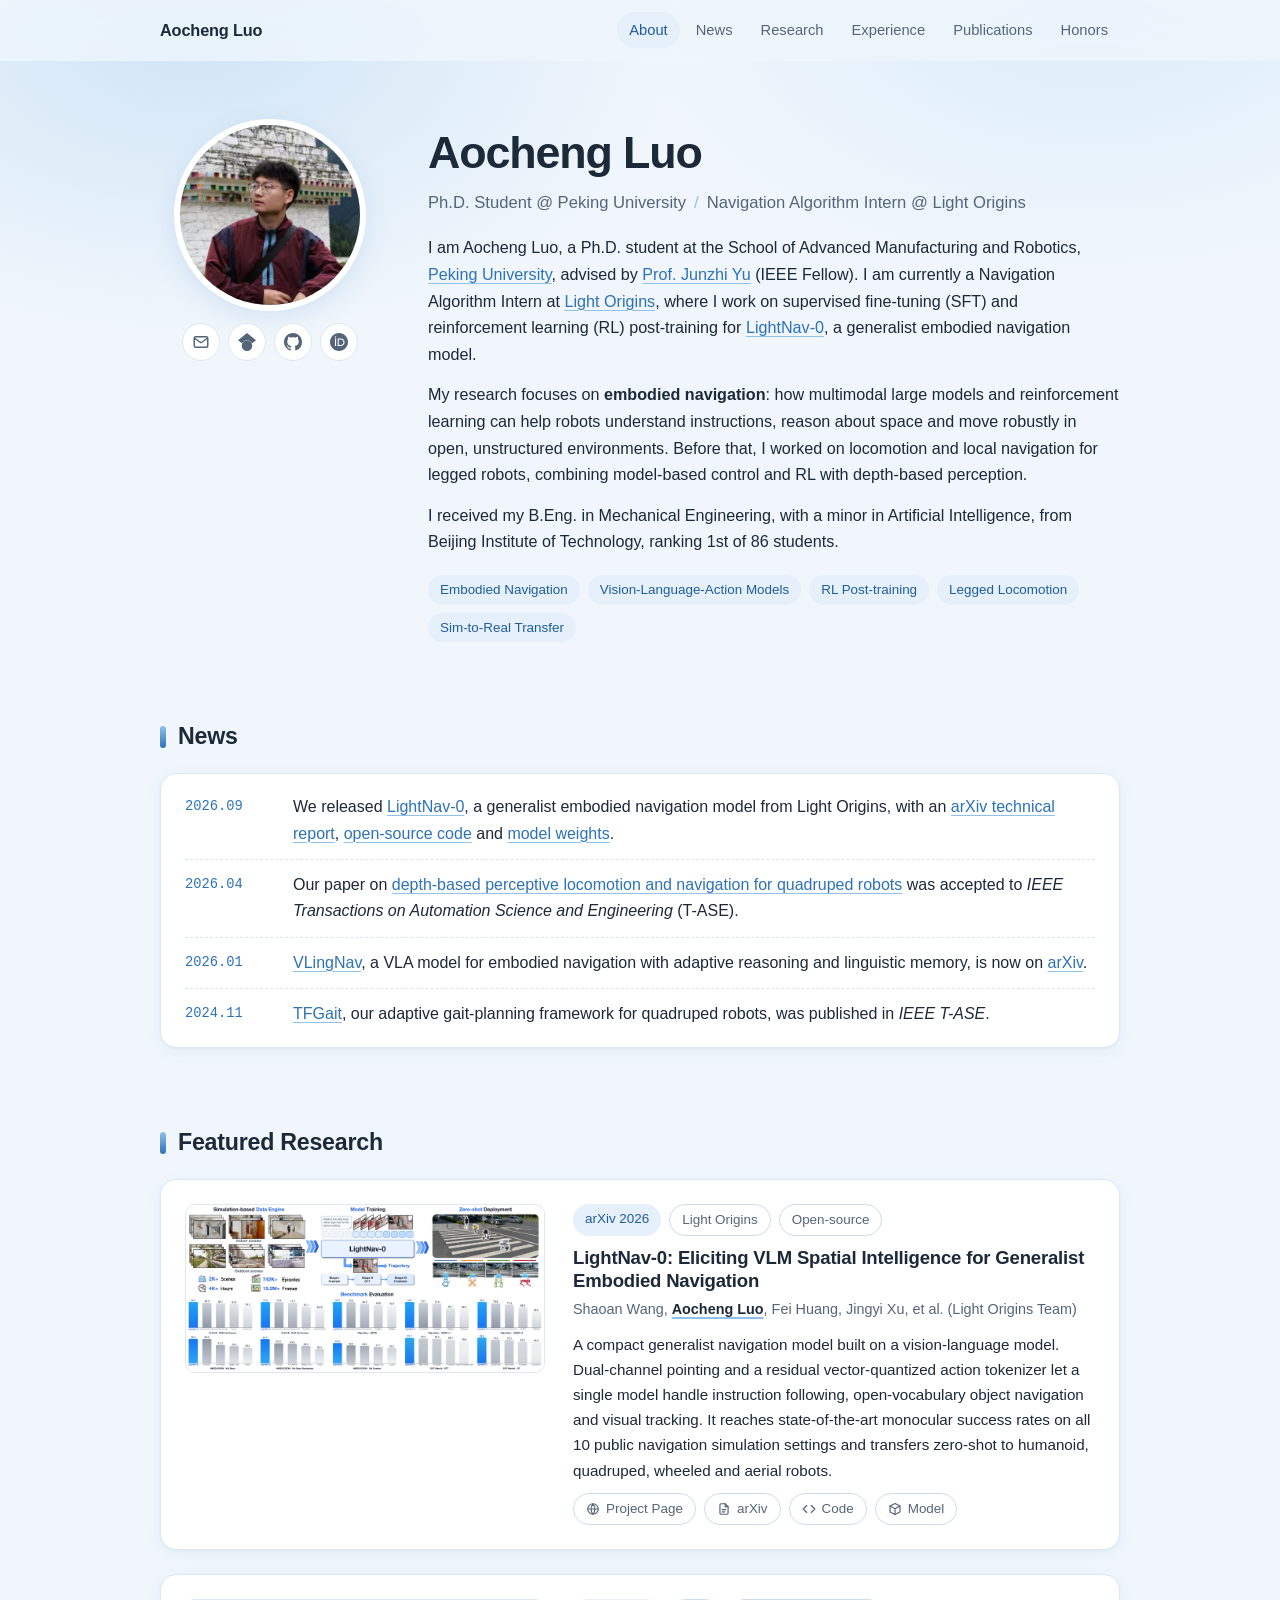
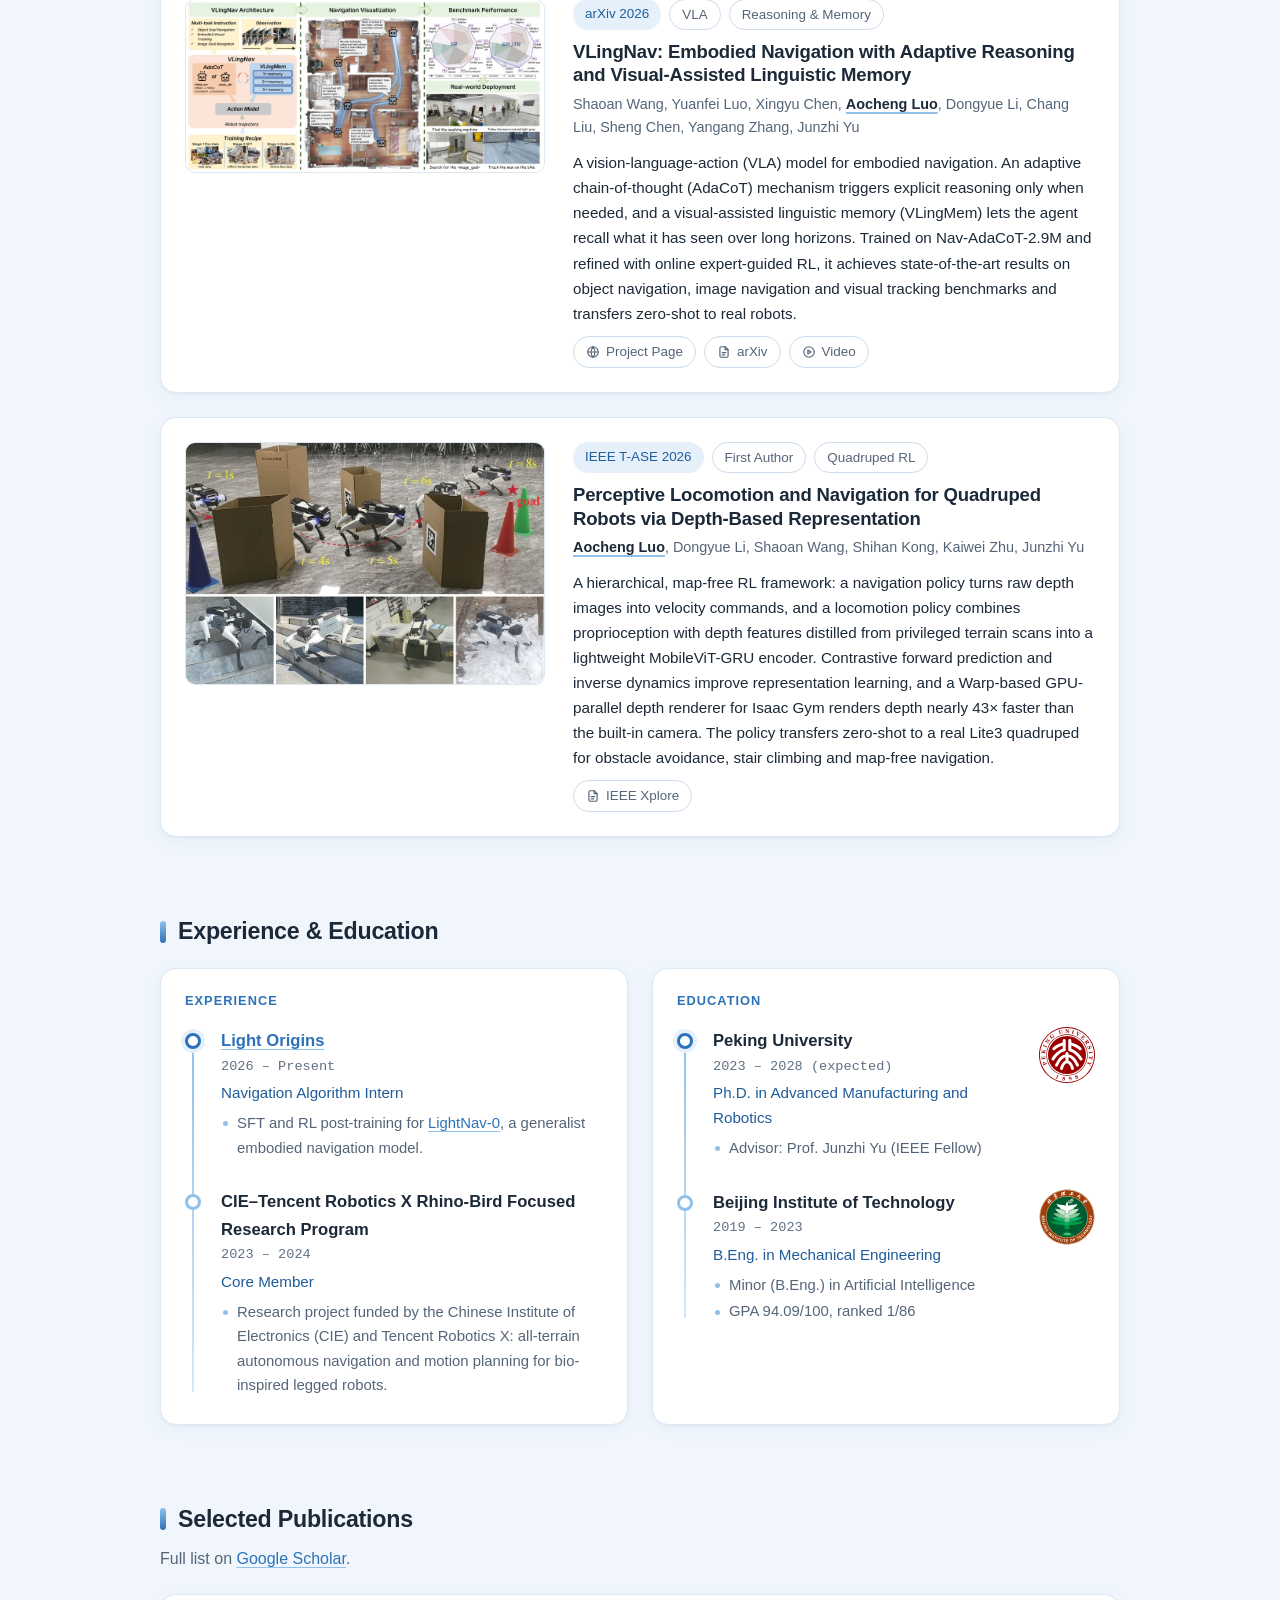
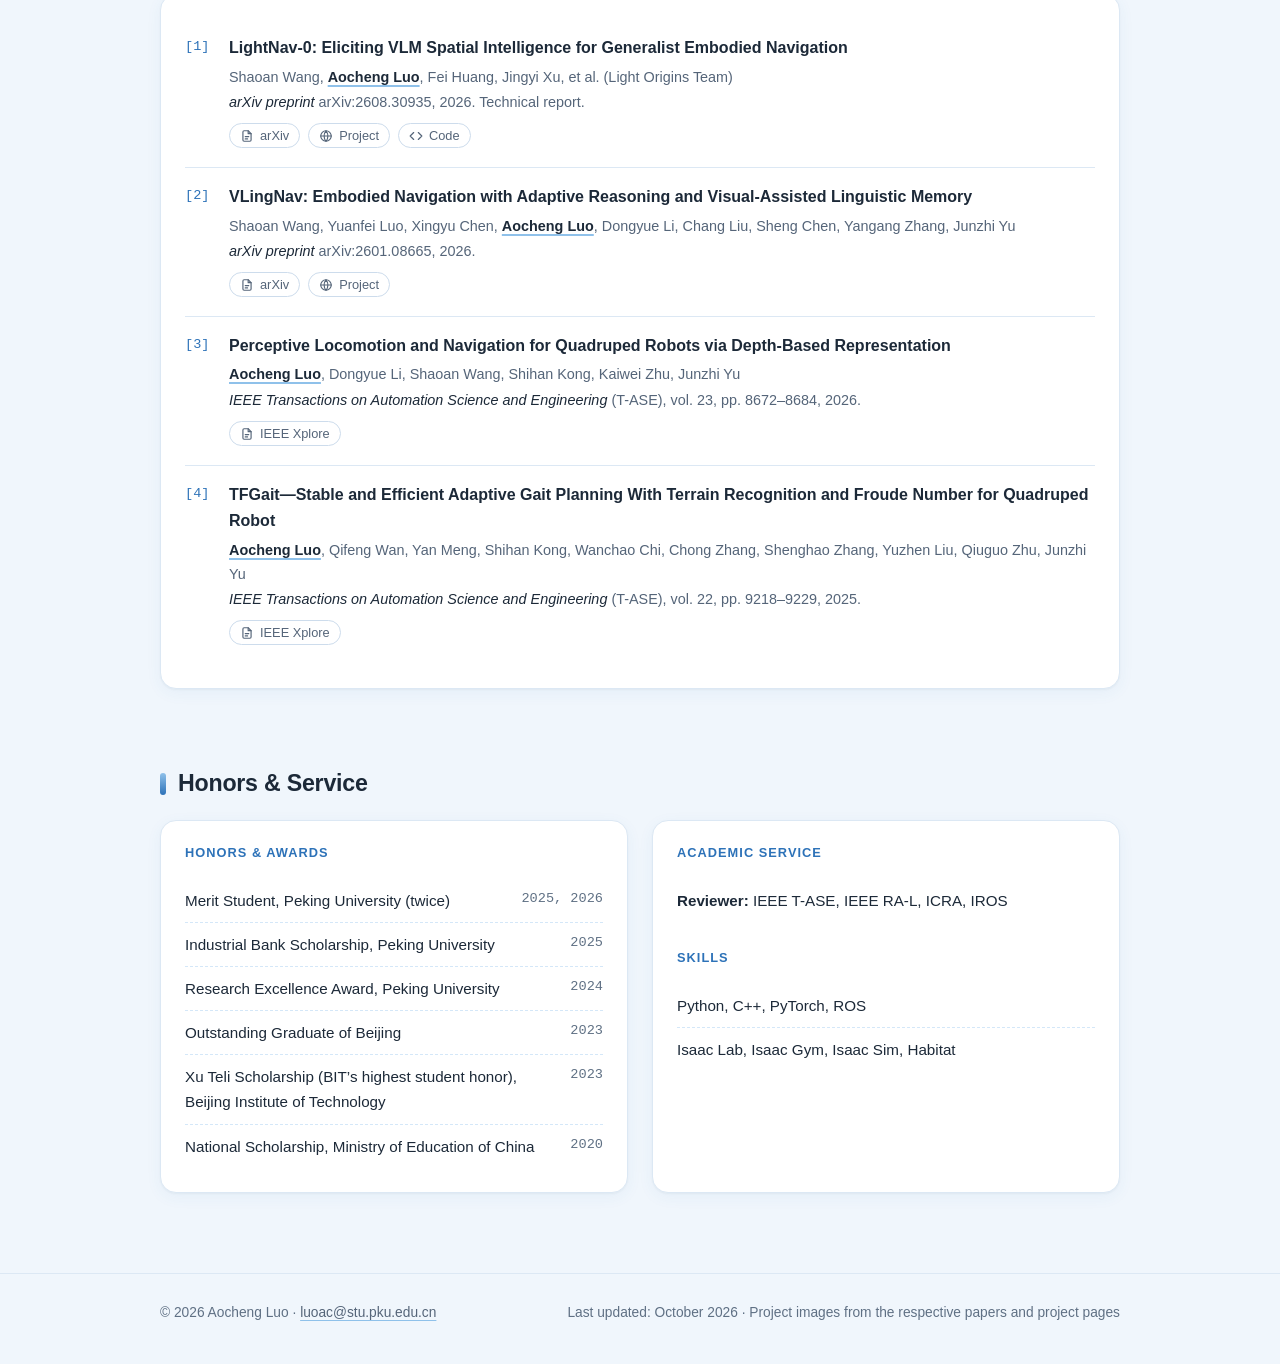
<file: index.html>
<!doctype html>
<html lang="en">
<head>
  <meta charset="utf-8">
  <meta name="viewport" content="width=device-width, initial-scale=1">

  <!-- ===================== SEO ===================== -->
  <title>Aocheng Luo (Luo Aocheng) · Embodied Navigation · Peking University</title>
  <meta name="description" content="Aocheng Luo (Luo Aocheng, 罗奥成) is a Ph.D. student at Peking University and a Navigation Algorithm Intern at Light Origins, working on embodied navigation, vision-language-action models, RL post-training and quadruped robots.">
  <meta name="keywords" content="Aocheng Luo, Luo Aocheng, 罗奥成, Peking University, Light Origins, embodied navigation, vision-language-action, VLA, reinforcement learning, quadruped robot, LightNav-0, VLingNav">
  <meta name="author" content="Aocheng Luo">
  <meta name="robots" content="index, follow, max-image-preview:large">
  <link rel="canonical" href="https://luoac.github.io/">
  <!-- Search-console ownership tags: paste the content values you get from
       Google Search Console / Bing Webmaster Tools, then uncomment. -->
  <!-- <meta name="google-site-verification" content="PASTE_GOOGLE_TOKEN_HERE"> -->
  <!-- <meta name="msvalidate.01" content="PASTE_BING_TOKEN_HERE"> -->

  <!-- Social share preview (WeChat, Slack, X, LinkedIn, ...) -->
  <meta property="og:type" content="profile">
  <meta property="og:site_name" content="Aocheng Luo">
  <meta property="og:title" content="Aocheng Luo (Luo Aocheng) · Embodied Navigation · Peking University">
  <meta property="og:description" content="Ph.D. student at Peking University and Navigation Algorithm Intern at Light Origins. Embodied navigation, VLA models, RL post-training and legged robots.">
  <meta property="og:url" content="https://luoac.github.io/">
  <meta property="og:image" content="https://luoac.github.io/assets/img/og-card.png">
  <meta property="og:image:width" content="1200">
  <meta property="og:image:height" content="630">
  <meta property="og:image:alt" content="Aocheng Luo, Ph.D. student at Peking University">
  <meta property="og:locale" content="en_US">
  <meta property="profile:first_name" content="Aocheng">
  <meta property="profile:last_name" content="Luo">
  <meta name="twitter:card" content="summary_large_image">
  <meta name="twitter:title" content="Aocheng Luo (Luo Aocheng)">
  <meta name="twitter:description" content="Ph.D. student at Peking University · Navigation Algorithm Intern at Light Origins · Embodied navigation & robot learning.">
  <meta name="twitter:image" content="https://luoac.github.io/assets/img/og-card.png">

  <!-- Structured data: tells search engines who this page is about.
       Keep it valid JSON (watch the commas). -->
  <script type="application/ld+json">
  {
    "@context": "https://schema.org",
    "@graph": [
      {
        "@type": "WebSite",
        "@id": "https://luoac.github.io/#website",
        "url": "https://luoac.github.io/",
        "name": "Aocheng Luo",
        "alternateName": ["Luo Aocheng", "罗奥成"],
        "inLanguage": "en"
      },
      {
        "@type": "ProfilePage",
        "@id": "https://luoac.github.io/#profilepage",
        "url": "https://luoac.github.io/",
        "name": "Aocheng Luo (Luo Aocheng)",
        "isPartOf": { "@id": "https://luoac.github.io/#website" },
        "dateModified": "2026-10-07",
        "mainEntity": { "@id": "https://luoac.github.io/#person" }
      },
      {
        "@type": "Person",
        "@id": "https://luoac.github.io/#person",
        "name": "Aocheng Luo",
        "alternateName": ["Luo Aocheng", "罗奥成"],
        "givenName": "Aocheng",
        "familyName": "Luo",
        "url": "https://luoac.github.io/",
        "image": "https://luoac.github.io/assets/img/profile.jpg",
        "email": "mailto:luoac@stu.pku.edu.cn",
        "jobTitle": ["Ph.D. Student", "Navigation Algorithm Intern"],
        "affiliation": {
          "@type": "Organization",
          "name": "School of Advanced Manufacturing and Robotics, Peking University",
          "parentOrganization": {
            "@type": "CollegeOrUniversity",
            "name": "Peking University",
            "url": "https://english.pku.edu.cn/"
          }
        },
        "worksFor": {
          "@type": "Organization",
          "name": "Light Origins",
          "url": "https://www.lightorigins.com/en"
        },
        "alumniOf": {
          "@type": "CollegeOrUniversity",
          "name": "Beijing Institute of Technology"
        },
        "knowsAbout": [
          "Embodied Navigation",
          "Vision-Language-Action Models",
          "Reinforcement Learning",
          "Legged Robot Locomotion",
          "Sim-to-Real Transfer"
        ],
        "sameAs": [
          "https://scholar.google.com/citations?user=MXlcdOEAAAAJ",
          "https://github.com/LuoAC",
          "https://orcid.org/0009-0006-9818-5681",
          "https://www.alphaxiv.org/@aocheng-luo"
        ]
      }
    ]
  }
  </script>

  <!-- ===================== Assets ===================== -->
  <link rel="icon" href="favicon.ico" sizes="any">
  <link rel="icon" href="assets/img/favicon.svg" type="image/svg+xml">
  <link rel="apple-touch-icon" href="assets/img/apple-touch-icon.png">
  <link rel="manifest" href="site.webmanifest">
  <meta name="theme-color" content="#f0f6fc">
  <link rel="stylesheet" href="assets/css/style.css">
  <script src="assets/js/main.js" defer></script>
</head>

<body>
  <!-- Icon sprite: reference an icon anywhere with <svg><use href="#i-NAME"/></svg> -->
  <svg width="0" height="0" style="position:absolute" aria-hidden="true" focusable="false">
    <symbol id="i-mail" viewBox="0 0 24 24"><g fill="none" stroke="currentColor" stroke-width="2" stroke-linecap="round" stroke-linejoin="round"><rect x="3" y="5" width="18" height="14" rx="2"/><path d="m3.5 7 8.5 6 8.5-6"/></g></symbol>
    <symbol id="i-scholar" viewBox="0 0 24 24"><path fill="currentColor" d="M5.242 13.769 0 9.5 12 0l12 9.5-5.242 4.269C17.548 11.249 14.978 9.5 12 9.5c-2.977 0-5.548 1.748-6.758 4.269zM12 10a7 7 0 1 0 0 14 7 7 0 0 0 0-14z"/></symbol>
    <symbol id="i-github" viewBox="0 0 16 16"><path fill="currentColor" d="M8 0C3.58 0 0 3.58 0 8c0 3.54 2.29 6.53 5.47 7.59.4.07.55-.17.55-.38 0-.19-.01-.82-.01-1.49-2.01.37-2.53-.49-2.69-.94-.09-.23-.48-.94-.82-1.13-.28-.15-.68-.52-.01-.53.63-.01 1.08.58 1.23.82.72 1.21 1.87.87 2.33.66.07-.52.28-.87.51-1.07-1.78-.2-3.64-.89-3.64-3.95 0-.87.31-1.59.82-2.15-.08-.2-.36-1.02.08-2.12 0 0 .67-.21 2.2.82.64-.18 1.32-.27 2-.27.68 0 1.36.09 2 .27 1.53-1.04 2.2-.82 2.2-.82.44 1.1.16 1.92.08 2.12.51.56.82 1.27.82 2.15 0 3.07-1.87 3.75-3.65 3.95.29.25.54.73.54 1.48 0 1.07-.01 1.93-.01 2.2 0 .21.15.46.55.38A8.013 8.013 0 0 0 16 8c0-4.42-3.58-8-8-8z"/></symbol>
    <symbol id="i-orcid" viewBox="0 0 24 24"><path fill="currentColor" d="M12 0C5.372 0 0 5.372 0 12s5.372 12 12 12 12-5.372 12-12S18.628 0 12 0zM7.369 4.378c.525 0 .947.431.947.947s-.422.947-.947.947a.95.95 0 0 1-.947-.947c0-.525.422-.947.947-.947zm-.722 3.038h1.444v10.041H6.647V7.416zm3.562 0h3.9c3.712 0 5.344 2.653 5.344 5.025 0 2.578-2.016 5.025-5.325 5.025h-3.919V7.416zm1.444 1.303v7.444h2.297c3.272 0 4.022-2.484 4.022-3.722 0-2.016-1.284-3.722-4.097-3.722h-2.222z"/></symbol>
    <symbol id="i-paper" viewBox="0 0 24 24"><g fill="none" stroke="currentColor" stroke-width="2" stroke-linecap="round" stroke-linejoin="round"><path d="M14 3H7a2 2 0 0 0-2 2v14a2 2 0 0 0 2 2h10a2 2 0 0 0 2-2V8z"/><path d="M14 3v5h5M9 13h6M9 17h4"/></g></symbol>
    <symbol id="i-globe" viewBox="0 0 24 24"><g fill="none" stroke="currentColor" stroke-width="2" stroke-linecap="round" stroke-linejoin="round"><circle cx="12" cy="12" r="9"/><path d="M3 12h18M12 3a14 14 0 0 1 0 18M12 3a14 14 0 0 0 0 18"/></g></symbol>
    <symbol id="i-code" viewBox="0 0 24 24"><g fill="none" stroke="currentColor" stroke-width="2" stroke-linecap="round" stroke-linejoin="round"><path d="m8 6-6 6 6 6M16 6l6 6-6 6"/></g></symbol>
    <symbol id="i-cube" viewBox="0 0 24 24"><g fill="none" stroke="currentColor" stroke-width="2" stroke-linecap="round" stroke-linejoin="round"><path d="M12 2.5 3.5 7v10l8.5 4.5 8.5-4.5V7z"/><path d="m3.5 7 8.5 4.5L20.5 7M12 11.5v10"/></g></symbol>
    <symbol id="i-play" viewBox="0 0 24 24"><g fill="none" stroke="currentColor" stroke-width="2" stroke-linecap="round" stroke-linejoin="round"><circle cx="12" cy="12" r="9"/><path d="m10 8.5 5.5 3.5-5.5 3.5z"/></g></symbol>
    <symbol id="i-link" viewBox="0 0 24 24"><g fill="none" stroke="currentColor" stroke-width="2" stroke-linecap="round" stroke-linejoin="round"><path d="M10 13a5 5 0 0 0 7.07 0l3-3a5 5 0 0 0-7.07-7.07l-1.5 1.5"/><path d="M14 11a5 5 0 0 0-7.07 0l-3 3a5 5 0 0 0 7.07 7.07l1.5-1.5"/></g></symbol>
  </svg>

  <a class="skip-link" href="#main">Skip to content</a>

  <!-- ===================== Navigation ===================== -->
  <header class="site-nav">
    <nav class="container" aria-label="Primary">
      <a class="brand" href="#about">Aocheng Luo</a>
      <ul class="nav-links">
        <li><a href="#about">About</a></li>
        <li><a href="#news">News</a></li>
        <li><a href="#research">Research</a></li>
        <li><a href="#experience">Experience</a></li>
        <li><a href="#publications">Publications</a></li>
        <li><a href="#honors">Honors</a></li>
      </ul>
    </nav>
  </header>

  <main id="main">

    <!-- ===================== About ===================== -->
    <section id="about" class="hero">
      <div class="container hero-grid">
        <aside class="profile">
          <div class="avatar">
            <!-- Profile photo: replace assets/img/profile.jpg (square, >= 400 px) to update it. -->
            <img src="assets/img/profile.jpg" alt="Aocheng Luo" width="480" height="480">
          </div>
          <ul class="social" aria-label="Contact and profiles">
            <li><a href="mailto:luoac@stu.pku.edu.cn" title="Email: luoac@stu.pku.edu.cn" aria-label="Email"><svg aria-hidden="true"><use href="#i-mail"/></svg></a></li>
            <li><a href="https://scholar.google.com/citations?user=MXlcdOEAAAAJ" title="Google Scholar" aria-label="Google Scholar" rel="me"><svg aria-hidden="true"><use href="#i-scholar"/></svg></a></li>
            <li><a href="https://github.com/LuoAC" title="GitHub" aria-label="GitHub" rel="me"><svg aria-hidden="true"><use href="#i-github"/></svg></a></li>
            <li><a href="https://orcid.org/0009-0006-9818-5681" title="ORCID" aria-label="ORCID" rel="me"><svg aria-hidden="true"><use href="#i-orcid"/></svg></a></li>
          </ul>
        </aside>

        <div class="hero-text">
          <h1 class="hero-name">Aocheng Luo</h1>
          <p class="hero-tagline">
            <span>Ph.D. Student @ Peking University</span><span class="sep" aria-hidden="true">/</span><span>Navigation Algorithm Intern @ Light Origins</span>
          </p>
          <div class="bio">
            <p>
              I am Aocheng Luo, a Ph.D. student at the School of Advanced Manufacturing and Robotics,
              <a href="https://english.pku.edu.cn/">Peking University</a>, advised by
              <a href="https://scholar.google.com/citations?user=Gudfky4AAAAJ">Prof. Junzhi Yu</a> (IEEE Fellow).
              I am currently a Navigation Algorithm Intern at <a href="https://www.lightorigins.com/en">Light Origins</a>,
              where I work on supervised fine-tuning (SFT) and reinforcement learning (RL) post-training for
              <a class="nowrap" href="#lightnav-0">LightNav-0</a>, a generalist embodied navigation model.
            </p>
            <p>
              My research focuses on <strong>embodied navigation</strong>: how multimodal large models and
              reinforcement learning can help robots understand instructions, reason about space and move robustly
              in open, unstructured environments. Before that, I worked on locomotion and local navigation for
              legged robots, combining model-based control and RL with depth-based perception.
            </p>
            <p>
              I received my B.Eng. in Mechanical Engineering, with a minor in Artificial Intelligence, from
              Beijing Institute of Technology, ranking 1st of 86 students.
            </p>
          </div>
          <ul class="interests" aria-label="Research interests">
            <li class="chip">Embodied Navigation</li>
            <li class="chip">Vision-Language-Action Models</li>
            <li class="chip">RL Post-training</li>
            <li class="chip">Legged Locomotion</li>
            <li class="chip">Sim-to-Real Transfer</li>
          </ul>
        </div>
      </div>
    </section>

    <!-- ===================== News =====================
         Newest first. Copy one <li> to add an item. -->
    <section id="news" class="section">
      <div class="container">
        <h2 class="section-title">News</h2>
        <ul class="news">
          <li>
            <time datetime="2026-09">2026.09</time>
            <span>We released <a class="nowrap" href="#lightnav-0">LightNav-0</a>, a generalist embodied navigation model from Light Origins, with an <a href="https://arxiv.org/abs/2608.30935">arXiv technical report</a>, <a href="https://github.com/lightorigins/LightNav-0">open-source code</a> and <a href="https://huggingface.co/LightOriginsHQ/LightNav-0">model weights</a>.</span>
          </li>
          <li>
            <time datetime="2026-04">2026.04</time>
            <span>Our paper on <a href="#depth-quadruped">depth-based perceptive locomotion and navigation for quadruped robots</a> was accepted to <em>IEEE Transactions on Automation Science and Engineering</em> <span class="nowrap">(T-ASE)</span>.</span>
          </li>
          <li>
            <time datetime="2026-01">2026.01</time>
            <span><a href="#vlingnav">VLingNav</a>, a VLA model for embodied navigation with adaptive reasoning and linguistic memory, is now on <a href="https://arxiv.org/abs/2601.08665">arXiv</a>.</span>
          </li>
          <li>
            <time datetime="2024-11">2024.11</time>
            <span><a href="https://doi.org/10.1109/TASE.2024.3503277">TFGait</a>, our adaptive gait-planning framework for quadruped robots, was published in <em class="nowrap">IEEE T-ASE</em>.</span>
          </li>
        </ul>
      </div>
    </section>

    <!-- ===================== Featured research =====================
         One <article class="project"> per project. Images live in assets/img/;
         any aspect ratio works (shown uncropped in the left column). -->
    <section id="research" class="section">
      <div class="container">
        <h2 class="section-title">Featured Research</h2>

        <div class="projects">

          <!-- LightNav-0 -->
          <article class="project" id="lightnav-0">
            <div class="project-media">
              <a href="https://www.lightorigins.com/en/blog/lightnav-0" tabindex="-1" aria-hidden="true">
                <img src="assets/img/lightnav0-teaser.webp" width="1824" height="847" loading="lazy" decoding="async"
                     alt="LightNav-0 overview: simulation data engine, three-stage model training, zero-shot deployment on different robots, and benchmark results">
              </a>
            </div>
            <div class="project-body">
              <div class="project-meta">
                <span class="chip">arXiv 2026</span>
                <span class="chip chip-outline">Light Origins</span>
                <span class="chip chip-outline">Open-source</span>
              </div>
              <h3><a href="https://www.lightorigins.com/en/blog/lightnav-0">LightNav-0: Eliciting VLM Spatial Intelligence for Generalist Embodied Navigation</a></h3>
              <p class="authors">Shaoan Wang, <span class="me">Aocheng Luo</span>, Fei Huang, Jingyi Xu, et al. (Light Origins Team)</p>
              <p class="project-desc">
                A compact generalist navigation model built on a vision-language model. Dual-channel pointing and a
                residual vector-quantized action tokenizer let a single model handle instruction following,
                open-vocabulary object navigation and visual tracking. It reaches state-of-the-art monocular success
                rates on all 10 public navigation simulation settings and transfers zero-shot to humanoid, quadruped, wheeled and
                aerial robots.
              </p>
              <ul class="links">
                <li><a class="btn" href="https://www.lightorigins.com/en/blog/lightnav-0"><svg aria-hidden="true"><use href="#i-globe"/></svg>Project Page</a></li>
                <li><a class="btn" href="https://arxiv.org/abs/2608.30935"><svg aria-hidden="true"><use href="#i-paper"/></svg>arXiv</a></li>
                <li><a class="btn" href="https://github.com/lightorigins/LightNav-0"><svg aria-hidden="true"><use href="#i-code"/></svg>Code</a></li>
                <li><a class="btn" href="https://huggingface.co/LightOriginsHQ/LightNav-0"><svg aria-hidden="true"><use href="#i-cube"/></svg>Model</a></li>
              </ul>
            </div>
          </article>

          <!-- VLingNav -->
          <article class="project" id="vlingnav">
            <div class="project-media">
              <a href="https://shaoanwang.github.io/VLingNav-web/" tabindex="-1" aria-hidden="true">
                <img src="assets/img/vlingnav-teaser.webp" width="1824" height="876" loading="lazy" decoding="async"
                     alt="VLingNav overview: architecture with AdaCoT and VLingMem, a navigation example with reasoning and memory, benchmark results and real-world deployment">
              </a>
            </div>
            <div class="project-body">
              <div class="project-meta">
                <span class="chip">arXiv 2026</span>
                <span class="chip chip-outline">VLA</span>
                <span class="chip chip-outline">Reasoning &amp; Memory</span>
              </div>
              <h3><a href="https://shaoanwang.github.io/VLingNav-web/">VLingNav: Embodied Navigation with Adaptive Reasoning and Visual-Assisted Linguistic Memory</a></h3>
              <p class="authors">Shaoan Wang, Yuanfei Luo, Xingyu Chen, <span class="me">Aocheng Luo</span>, Dongyue Li, Chang Liu, Sheng Chen, Yangang Zhang, Junzhi Yu</p>
              <p class="project-desc">
                A vision-language-action (VLA) model for embodied navigation. An adaptive chain-of-thought (AdaCoT)
                mechanism triggers explicit reasoning only when needed, and a visual-assisted linguistic memory
                (VLingMem) lets the agent recall what it has seen over long horizons. Trained on Nav-AdaCoT-2.9M and
                refined with online expert-guided RL, it achieves state-of-the-art results on object navigation,
                image navigation and visual tracking benchmarks and transfers zero-shot to real robots.
              </p>
              <ul class="links">
                <li><a class="btn" href="https://shaoanwang.github.io/VLingNav-web/"><svg aria-hidden="true"><use href="#i-globe"/></svg>Project Page</a></li>
                <li><a class="btn" href="https://arxiv.org/abs/2601.08665"><svg aria-hidden="true"><use href="#i-paper"/></svg>arXiv</a></li>
                <li><a class="btn" href="https://youtu.be/BbrUdlkOjN8"><svg aria-hidden="true"><use href="#i-play"/></svg>Video</a></li>
              </ul>
            </div>
          </article>

          <!-- Depth-based quadruped locomotion & navigation -->
          <article class="project" id="depth-quadruped">
            <div class="project-media">
              <a href="https://ieeexplore.ieee.org/document/11494056" tabindex="-1" aria-hidden="true">
                <img src="assets/img/quadruped-depth-nav.jpg" width="931" height="627" loading="lazy" decoding="async"
                     alt="A quadruped robot weaving between cardboard boxes to reach a goal, climbing stairs and steps, leaping onto a high box and walking on snow">
              </a>
            </div>
            <div class="project-body">
              <div class="project-meta">
                <span class="chip">IEEE T-ASE 2026</span>
                <span class="chip chip-outline">First Author</span>
                <span class="chip chip-outline">Quadruped RL</span>
              </div>
              <h3><a href="https://doi.org/10.1109/TASE.2026.3687076">Perceptive Locomotion and Navigation for Quadruped Robots via Depth-Based Representation</a></h3>
              <p class="authors"><span class="me">Aocheng Luo</span>, Dongyue Li, Shaoan Wang, Shihan Kong, Kaiwei Zhu, Junzhi Yu</p>
              <p class="project-desc">
                A hierarchical, map-free RL framework: a navigation policy turns raw depth images into velocity
                commands, and a locomotion policy combines proprioception with depth features distilled from
                privileged terrain scans into a lightweight MobileViT-GRU encoder. Contrastive forward prediction and
                inverse dynamics improve representation learning, and a Warp-based GPU-parallel depth renderer for
                Isaac Gym renders depth nearly 43&times; faster than the built-in camera. The policy transfers zero-shot to a
                real Lite3 quadruped for obstacle avoidance, stair climbing and map-free navigation.
              </p>
              <ul class="links">
                <li><a class="btn" href="https://doi.org/10.1109/TASE.2026.3687076"><svg aria-hidden="true"><use href="#i-paper"/></svg>IEEE Xplore</a></li>
              </ul>
            </div>
          </article>

        </div>
      </div>
    </section>

    <!-- ===================== Experience & Education =====================
         Newest first. Copy one <li> per entry; class="current" marks an ongoing role. -->
    <section id="experience" class="section">
      <div class="container">
        <h2 class="section-title">Experience &amp; Education</h2>
        <div class="two-col">
          <div class="panel">
            <h3 class="panel-title">Experience</h3>
            <ul class="timeline">
              <li class="current">
                <div class="tl-head">
                  <span class="tl-org"><a href="https://www.lightorigins.com/en">Light Origins</a></span>
                  <span class="tl-date">2026 – Present</span>
                </div>
                <p class="tl-role">Navigation Algorithm Intern</p>
                <ul class="tl-detail">
                  <li>SFT and RL post-training for <a class="nowrap" href="#lightnav-0">LightNav-0</a>, a generalist embodied navigation model.</li>
                </ul>
              </li>
              <li>
                <div class="tl-head">
                  <span class="tl-org">CIE–Tencent Robotics X Rhino-Bird Focused Research Program</span>
                  <span class="tl-date">2023 – 2024</span>
                </div>
                <p class="tl-role">Core Member</p>
                <ul class="tl-detail">
                  <li>Research project funded by the Chinese Institute of Electronics (CIE) and Tencent Robotics X: all-terrain autonomous navigation and motion planning for bio-inspired legged robots.</li>
                </ul>
              </li>
            </ul>
          </div>

          <div class="panel">
            <h3 class="panel-title">Education</h3>
            <ul class="timeline">
              <li class="current has-logo">
                <img class="tl-logo" src="assets/img/pku-emblem.svg" alt="Peking University emblem" width="56" height="56" loading="lazy">
                <div class="tl-head">
                  <span class="tl-org">Peking University</span>
                  <span class="tl-date">2023 – 2028 (expected)</span>
                </div>
                <p class="tl-role">Ph.D. in Advanced Manufacturing and Robotics</p>
                <ul class="tl-detail">
                  <li>Advisor: Prof. Junzhi Yu (IEEE Fellow)</li>
                </ul>
              </li>
              <li class="has-logo">
                <img class="tl-logo" src="assets/img/bit-emblem.svg" alt="Beijing Institute of Technology emblem" width="56" height="56" loading="lazy">
                <div class="tl-head">
                  <span class="tl-org">Beijing Institute of Technology</span>
                  <span class="tl-date">2019 – 2023</span>
                </div>
                <p class="tl-role">B.Eng. in Mechanical Engineering</p>
                <ul class="tl-detail">
                  <li>Minor (B.Eng.) in Artificial Intelligence</li>
                  <li>GPA 94.09/100, ranked 1/86</li>
                </ul>
              </li>
            </ul>
          </div>
        </div>
      </div>
    </section>

    <!-- ===================== Publications =====================
         Newest first. Copy one <li class="pub"> to add a paper. -->
    <section id="publications" class="section">
      <div class="container">
        <h2 class="section-title">Selected Publications</h2>
        <p class="section-intro">
          Full list on <a href="https://scholar.google.com/citations?user=MXlcdOEAAAAJ">Google Scholar</a>.
        </p>
        <div class="panel">
          <ol class="pubs">
            <li class="pub">
              <span class="pub-title">LightNav-0: Eliciting VLM Spatial Intelligence for Generalist Embodied Navigation</span>
              <p class="authors">Shaoan Wang, <span class="me">Aocheng Luo</span>, Fei Huang, Jingyi Xu, et al. (Light Origins Team)</p>
              <p class="venue"><em>arXiv preprint</em> arXiv:2608.30935, 2026. Technical report.</p>
              <ul class="links">
                <li><a class="btn" href="https://arxiv.org/abs/2608.30935"><svg aria-hidden="true"><use href="#i-paper"/></svg>arXiv</a></li>
                <li><a class="btn" href="https://www.lightorigins.com/en/blog/lightnav-0"><svg aria-hidden="true"><use href="#i-globe"/></svg>Project</a></li>
                <li><a class="btn" href="https://github.com/lightorigins/LightNav-0"><svg aria-hidden="true"><use href="#i-code"/></svg>Code</a></li>
              </ul>
            </li>
            <li class="pub">
              <span class="pub-title">VLingNav: Embodied Navigation with Adaptive Reasoning and Visual-Assisted Linguistic Memory</span>
              <p class="authors">Shaoan Wang, Yuanfei Luo, Xingyu Chen, <span class="me">Aocheng Luo</span>, Dongyue Li, Chang Liu, Sheng Chen, Yangang Zhang, Junzhi Yu</p>
              <p class="venue"><em>arXiv preprint</em> arXiv:2601.08665, 2026.</p>
              <ul class="links">
                <li><a class="btn" href="https://arxiv.org/abs/2601.08665"><svg aria-hidden="true"><use href="#i-paper"/></svg>arXiv</a></li>
                <li><a class="btn" href="https://shaoanwang.github.io/VLingNav-web/"><svg aria-hidden="true"><use href="#i-globe"/></svg>Project</a></li>
              </ul>
            </li>
            <li class="pub">
              <span class="pub-title">Perceptive Locomotion and Navigation for Quadruped Robots via Depth-Based Representation</span>
              <p class="authors"><span class="me">Aocheng Luo</span>, Dongyue Li, Shaoan Wang, Shihan Kong, Kaiwei Zhu, Junzhi Yu</p>
              <p class="venue"><em>IEEE Transactions on Automation Science and Engineering</em> <span class="nowrap">(T-ASE)</span>, vol. 23, pp. 8672–8684, 2026.</p>
              <ul class="links">
                <li><a class="btn" href="https://doi.org/10.1109/TASE.2026.3687076"><svg aria-hidden="true"><use href="#i-paper"/></svg>IEEE Xplore</a></li>
              </ul>
            </li>
            <li class="pub">
              <span class="pub-title">TFGait—Stable and Efficient Adaptive Gait Planning With Terrain Recognition and Froude Number for Quadruped Robot</span>
              <p class="authors"><span class="me">Aocheng Luo</span>, Qifeng Wan, Yan Meng, Shihan Kong, Wanchao Chi, Chong Zhang, Shenghao Zhang, Yuzhen Liu, Qiuguo Zhu, Junzhi Yu</p>
              <p class="venue"><em>IEEE Transactions on Automation Science and Engineering</em> <span class="nowrap">(T-ASE)</span>, vol. 22, pp. 9218–9229, 2025.</p>
              <ul class="links">
                <li><a class="btn" href="https://doi.org/10.1109/TASE.2024.3503277"><svg aria-hidden="true"><use href="#i-paper"/></svg>IEEE Xplore</a></li>
              </ul>
            </li>
          </ol>
        </div>
      </div>
    </section>

    <!-- ===================== Honors & Service ===================== -->
    <section id="honors" class="section">
      <div class="container">
        <h2 class="section-title">Honors &amp; Service</h2>
        <div class="two-col">
          <div class="panel">
            <h3 class="panel-title">Honors &amp; Awards</h3>
            <ul class="plain-list">
              <li><span>Merit Student, Peking University (twice)</span><span class="year">2025, 2026</span></li>
              <li><span>Industrial Bank Scholarship, Peking University</span><span class="year">2025</span></li>
              <li><span>Research Excellence Award, Peking University</span><span class="year">2024</span></li>
              <li><span>Outstanding Graduate of Beijing</span><span class="year">2023</span></li>
              <li><span>Xu Teli Scholarship (BIT&rsquo;s highest student honor), Beijing Institute of Technology</span><span class="year">2023</span></li>
              <li><span>National Scholarship, Ministry of Education of China</span><span class="year">2020</span></li>
            </ul>
          </div>
          <div class="panel">
            <h3 class="panel-title">Academic Service</h3>
            <ul class="plain-list">
              <li><span><strong>Reviewer:</strong>
                <abbr class="nowrap" title="IEEE Transactions on Automation Science and Engineering">IEEE T-ASE</abbr>,
                <abbr class="nowrap" title="IEEE Robotics and Automation Letters">IEEE RA-L</abbr>,
                <abbr class="nowrap" title="IEEE International Conference on Robotics and Automation">ICRA</abbr>,
                <abbr class="nowrap" title="IEEE/RSJ International Conference on Intelligent Robots and Systems">IROS</abbr></span></li>
            </ul>
            <h3 class="panel-title" style="margin-top:28px">Skills</h3>
            <ul class="plain-list">
              <li><span>Python, C++, PyTorch, ROS</span></li>
              <li><span>Isaac Lab, Isaac Gym, Isaac Sim, Habitat</span></li>
            </ul>
          </div>
        </div>
      </div>
    </section>

  </main>

  <!-- ===================== Footer ===================== -->
  <footer class="site-footer">
    <div class="container">
      <span>© <span id="year">2026</span> Aocheng Luo · <a href="mailto:luoac@stu.pku.edu.cn">luoac@stu.pku.edu.cn</a></span>
      <span>Last updated: October 2026 · Project images from the respective papers and project pages</span>
    </div>
  </footer>
</body>
</html>
</file>
<file: assets/css/style.css>
/* ==========================================================================
   Aocheng Luo — personal homepage
   Light, minimal, light-blue theme. Edit the tokens below to restyle the
   whole site; everything else reads from them.
   ========================================================================== */

:root {
  /* Palette */
  --bg: #f0f6fc;              /* page background (pale blue) */
  --surface: #ffffff;         /* cards */
  --surface-tint: #eef5fc;    /* soft blue panels */
  --border: #dce8f4;
  --border-strong: #cddcec;

  --text: #1c2938;
  --text-muted: #556579;
  --text-faint: #5f7084;

  --accent: #2d72b8;          /* links, active states (AA on white) */
  --accent-strong: #1f5c99;   /* hover */
  --accent-soft: #8fc1ea;     /* decorative lines, dots */
  --accent-tint: #e5f0fb;     /* chip / button backgrounds */
  --accent-tint-strong: #d4e7f8;

  /* Type */
  --font-sans: -apple-system, BlinkMacSystemFont, "Segoe UI", "Inter", "Helvetica Neue",
    Arial, "Noto Sans", sans-serif, "Apple Color Emoji", "Segoe UI Emoji";
  --font-mono: ui-monospace, SFMono-Regular, "SF Mono", Menlo, Consolas, "Liberation Mono", monospace;

  /* Layout */
  --content-width: 960px;
  --gutter: 24px;
  --radius: 16px;
  --radius-sm: 10px;
  --shadow: 0 1px 2px rgba(28, 41, 56, 0.04), 0 4px 16px rgba(45, 114, 184, 0.06);
  --shadow-hover: 0 2px 4px rgba(28, 41, 56, 0.05), 0 10px 28px rgba(45, 114, 184, 0.12);

  color-scheme: light;
}

/* ---------- Base ---------- */

*,
*::before,
*::after {
  box-sizing: border-box;
}

html {
  scroll-behavior: smooth;
  scroll-padding-top: 72px; /* keeps section titles clear of the sticky nav */
  -webkit-text-size-adjust: 100%;
}

body {
  margin: 0;
  background-color: var(--bg);
  /* soft light-blue wash at the top of the page */
  background-image:
    radial-gradient(700px 420px at 15% 40px, rgba(143, 193, 234, 0.32), transparent 70%),
    radial-gradient(640px 380px at 85% 0, rgba(186, 220, 247, 0.38), transparent 72%);
  background-repeat: no-repeat;
  color: var(--text);
  font-family: var(--font-sans);
  font-size: 16px;
  line-height: 1.65;
  -webkit-font-smoothing: antialiased;
  text-rendering: optimizeLegibility;
}

img {
  max-width: 100%;
  height: auto;
  display: block;
}

a {
  color: var(--accent);
  text-decoration: none;
  text-underline-offset: 3px;
  transition: color 0.15s ease;
}

a:hover {
  color: var(--accent-strong);
  text-decoration: underline;
}

a:focus-visible,
button:focus-visible {
  outline: 2px solid var(--accent);
  outline-offset: 2px;
}

strong {
  font-weight: 600;
}

h1,
h2,
h3 {
  line-height: 1.25;
  margin: 0;
  letter-spacing: -0.01em;
}

p {
  margin: 0 0 1em;
}

p:last-child {
  margin-bottom: 0;
}

ul,
ol {
  margin: 0;
  padding: 0;
}

.container {
  width: 100%;
  max-width: calc(var(--content-width) + 2 * var(--gutter));
  margin: 0 auto;
  padding: 0 var(--gutter);
}

.skip-link {
  position: absolute;
  left: -9999px;
  top: 8px;
  z-index: 100;
  padding: 8px 14px;
  background: var(--surface);
  border-radius: var(--radius-sm);
  box-shadow: var(--shadow);
}

.skip-link:focus {
  left: 16px;
}

/* ---------- Navigation ---------- */

.site-nav {
  position: sticky;
  top: 0;
  z-index: 50;
  background: rgba(240, 246, 252, 0.82);
  backdrop-filter: saturate(160%) blur(12px);
  -webkit-backdrop-filter: saturate(160%) blur(12px);
  border-bottom: 1px solid transparent;
  transition: border-color 0.2s ease, background 0.2s ease;
}

.site-nav.is-scrolled {
  border-bottom-color: var(--border);
  background: rgba(255, 255, 255, 0.88);
}

.site-nav .container {
  display: flex;
  align-items: center;
  justify-content: space-between;
  gap: 16px;
  height: 60px;
}

.brand {
  font-weight: 650;
  font-size: 1.02rem;
  color: var(--text);
  white-space: nowrap;
  letter-spacing: -0.01em;
}

.brand:hover {
  color: var(--accent);
  text-decoration: none;
}

.nav-links {
  display: flex;
  gap: 4px;
  list-style: none;
  overflow-x: auto;
  scrollbar-width: none;
  -webkit-overflow-scrolling: touch;
}

.nav-links::-webkit-scrollbar {
  display: none;
}

.nav-links a {
  display: block;
  padding: 6px 12px;
  border-radius: 999px;
  color: var(--text-muted);
  font-size: 0.92rem;
  white-space: nowrap;
}

.nav-links a:hover,
.nav-links a.is-active {
  color: var(--accent-strong);
  background: var(--accent-tint);
  text-decoration: none;
}

.nav-links a:focus-visible {
  outline-offset: -2px;
}

/* ---------- Hero / About ---------- */

.hero {
  padding: 64px 0 40px;
}

.hero-grid {
  display: grid;
  grid-template-columns: 220px 1fr;
  gap: 48px;
  align-items: start;
}

.profile {
  text-align: center;
}

.avatar {
  width: 180px;
  height: 180px;
  margin: 0 auto 18px;
  border-radius: 50%;
  overflow: hidden;
  background: linear-gradient(135deg, var(--accent-tint) 0%, var(--accent-tint-strong) 100%);
  box-shadow: 0 0 0 6px var(--surface), 0 8px 30px rgba(45, 114, 184, 0.18);
  display: grid;
  place-items: center;
}

.avatar img {
  width: 100%;
  height: 100%;
  object-fit: cover;
}

.social {
  display: flex;
  justify-content: center;
  flex-wrap: wrap;
  gap: 8px;
  list-style: none;
}

.social a {
  display: inline-grid;
  place-items: center;
  width: 38px;
  height: 38px;
  border-radius: 50%;
  background: var(--surface);
  border: 1px solid var(--border);
  color: var(--text-muted);
  transition: all 0.15s ease;
}

.social a:hover {
  color: var(--accent);
  border-color: var(--accent-soft);
  background: var(--accent-tint);
  transform: translateY(-1px);
}

.social svg {
  width: 18px;
  height: 18px;
}

.hero-name {
  font-size: clamp(2.1rem, 4.2vw, 2.8rem);
  font-weight: 700;
  letter-spacing: -0.025em;
}

.hero-tagline {
  margin: 8px 0 18px;
  color: var(--text-muted);
  font-size: 1.04rem;
}

.hero-tagline .sep {
  color: var(--accent-soft);
  margin: 0 8px;
}

.bio {
  color: var(--text);
  font-size: 1.01rem;
}

.bio p {
  margin-bottom: 0.85em;
}

.interests {
  display: flex;
  flex-wrap: wrap;
  gap: 8px;
  margin-top: 20px;
  list-style: none;
}

.chip {
  display: inline-block;
  padding: 4px 12px;
  border-radius: 999px;
  background: var(--accent-tint);
  color: var(--accent-strong);
  font-size: 0.84rem;
  font-weight: 500;
  line-height: 1.6;
}

.chip-outline {
  background: transparent;
  border: 1px solid var(--border-strong);
  color: var(--text-muted);
}

/* ---------- Sections ---------- */

.section {
  padding: 40px 0;
}

.section-title {
  display: flex;
  align-items: center;
  gap: 12px;
  font-size: 1.45rem;
  font-weight: 650;
  margin-bottom: 22px;
}

.section-title::before {
  content: "";
  width: 6px;
  height: 22px;
  border-radius: 3px;
  background: linear-gradient(180deg, var(--accent-soft), var(--accent));
}

.section-intro {
  color: var(--text-muted);
  margin: -10px 0 22px;
}

/* ---------- News ---------- */

.news {
  list-style: none;
  background: var(--surface);
  border: 1px solid var(--border);
  border-radius: var(--radius);
  padding: 8px 24px;
  box-shadow: var(--shadow);
}

.news li {
  display: grid;
  grid-template-columns: 92px 1fr;
  gap: 16px;
  padding: 12px 0;
  border-bottom: 1px dashed var(--border);
}

.news li:last-child {
  border-bottom: 0;
}

.news time {
  font-family: var(--font-mono);
  font-size: 0.86rem;
  color: var(--accent);
  padding-top: 2px;
  white-space: nowrap;
}

/* ---------- Featured research ---------- */

.projects {
  display: grid;
  gap: 24px;
}

/* Figure on the left, text on the right (stacked on small screens). Named
   grid areas keep the layout intact even if a browser extension injects
   extra elements into the card. */
.project {
  display: grid;
  grid-template-columns: 360px minmax(0, 1fr);
  grid-template-areas: "media body";
  gap: 28px;
  align-items: start;
  padding: 24px;
  background: var(--surface);
  border: 1px solid var(--border);
  border-radius: var(--radius);
  box-shadow: var(--shadow);
  transition: box-shadow 0.2s ease, transform 0.2s ease, border-color 0.2s ease;
}

.project:hover {
  box-shadow: var(--shadow-hover);
  border-color: var(--border-strong);
}

.project-media {
  grid-area: media;
  border-radius: var(--radius-sm);
  overflow: hidden;
  background: var(--surface-tint);
  border: 1px solid var(--border);
}

.project-media a {
  display: block;
}

/* any aspect ratio: fills the column width, never cropped */
.project-media img {
  width: 100%;
  height: auto;
}

.project-body {
  grid-area: body;
  min-width: 0;
}

.project-meta {
  display: flex;
  flex-wrap: wrap;
  gap: 8px;
  margin-bottom: 10px;
}

.project h3 {
  font-size: 1.16rem;
  font-weight: 650;
  margin-bottom: 6px;
}

.project h3 a {
  color: var(--text);
}

.project h3 a:hover {
  color: var(--accent);
}

.authors {
  color: var(--text-muted);
  font-size: 0.9rem;
  margin-bottom: 10px;
}

.authors .me {
  color: var(--text);
  font-weight: 600;
  text-decoration: underline;
  text-decoration-color: var(--accent-soft);
  text-decoration-thickness: 2px;
  text-underline-offset: 3px;
}

.project-desc {
  font-size: 0.95rem;
  color: var(--text);
  margin-bottom: 10px;
}

.links {
  display: flex;
  flex-wrap: wrap;
  gap: 8px;
  list-style: none;
}

.btn {
  display: inline-flex;
  align-items: center;
  gap: 6px;
  padding: 5px 12px;
  border-radius: 999px;
  border: 1px solid var(--border-strong);
  background: var(--surface);
  color: var(--text-muted);
  font-size: 0.84rem;
  font-weight: 500;
  line-height: 1.5;
  transition: all 0.15s ease;
}

.btn svg {
  width: 14px;
  height: 14px;
  flex: none;
}

.btn:hover {
  color: var(--accent-strong);
  background: var(--accent-tint);
  border-color: var(--accent-soft);
  text-decoration: none;
}

/* ---------- Experience / Education ---------- */

.timeline {
  list-style: none;
  position: relative;
}

.timeline::before {
  content: "";
  position: absolute;
  left: 7px;
  top: 8px;
  bottom: 8px;
  width: 2px;
  background: linear-gradient(180deg, var(--accent-soft), var(--accent-tint-strong));
  border-radius: 1px;
}

.timeline > li {
  position: relative;
  padding: 0 0 26px 36px;
}

.timeline > li:last-child {
  padding-bottom: 0;
}

.timeline > li::before {
  content: "";
  position: absolute;
  left: 0;
  top: 6px;
  width: 16px;
  height: 16px;
  border-radius: 50%;
  background: var(--surface);
  border: 3px solid var(--accent-soft);
}

.timeline > li.current::before {
  border-color: var(--accent);
  box-shadow: 0 0 0 4px var(--accent-tint);
}

.tl-head {
  display: block;
}

.tl-org {
  font-size: 1.04rem;
  font-weight: 650;
}

.tl-date {
  display: block;
  margin-top: 1px;
  font-family: var(--font-mono);
  font-size: 0.85rem;
  color: var(--text-faint);
}

/* optional institution emblem at the top right of a timeline entry */
.timeline > li.has-logo {
  padding-right: 76px;
  min-height: 64px;
}

.tl-logo {
  position: absolute;
  top: 0;
  right: 0;
  width: 56px;
  height: 56px;
  object-fit: contain;
}

.tl-role {
  color: var(--accent-strong);
  font-weight: 500;
  font-size: 0.95rem;
  margin: 2px 0 6px;
}

.tl-detail {
  color: var(--text-muted);
  font-size: 0.93rem;
  list-style: none;
}

.tl-detail li {
  position: relative;
  padding: 0 0 2px 16px;
}

.tl-detail li::before {
  content: "";
  position: absolute;
  left: 2px;
  top: 0.68em;
  width: 5px;
  height: 5px;
  border-radius: 50%;
  background: var(--accent-soft);
  border: 0;
}

.two-col {
  display: grid;
  grid-template-columns: 1fr 1fr;
  gap: 24px;
}

.panel {
  background: var(--surface);
  border: 1px solid var(--border);
  border-radius: var(--radius);
  padding: 24px;
  box-shadow: var(--shadow);
}

.panel-title {
  font-size: 0.8rem;
  font-weight: 650;
  text-transform: uppercase;
  letter-spacing: 0.08em;
  color: var(--accent);
  margin-bottom: 18px;
}

/* ---------- Publications ---------- */

.pubs {
  list-style: none;
  counter-reset: pub;
}

.pub {
  position: relative;
  padding: 16px 0 16px 44px;
  border-bottom: 1px solid var(--border);
}

.pub:last-child {
  border-bottom: 0;
}

.pub::before {
  counter-increment: pub;
  content: "[" counter(pub) "]";
  position: absolute;
  left: 0;
  top: 17px;
  font-family: var(--font-mono);
  font-size: 0.85rem;
  color: var(--accent);
}

.pub-title {
  font-weight: 600;
  color: var(--text);
}

.pub .authors {
  margin: 4px 0 2px;
}

.venue {
  font-size: 0.9rem;
  color: var(--text-muted);
  margin-bottom: 8px;
}

.venue em {
  color: var(--text);
}

.pub .links .btn {
  padding: 2px 10px;
  font-size: 0.8rem;
}

.note {
  font-size: 0.85rem;
  color: var(--text-faint);
}

/* ---------- Honors / Service ---------- */

.plain-list {
  list-style: none;
}

.plain-list li {
  display: grid;
  grid-template-columns: 1fr auto;
  gap: 16px;
  padding: 9px 0;
  border-bottom: 1px dashed var(--border);
  font-size: 0.95rem;
}

.plain-list li:last-child {
  border-bottom: 0;
}

.plain-list .year {
  font-family: var(--font-mono);
  font-size: 0.85rem;
  color: var(--text-faint);
  white-space: nowrap;
}

/* ---------- Footer ---------- */

.site-footer {
  margin-top: 40px;
  padding: 28px 0 40px;
  border-top: 1px solid var(--border);
  color: var(--text-faint);
  font-size: 0.86rem;
}

.site-footer .container {
  display: flex;
  flex-wrap: wrap;
  justify-content: space-between;
  gap: 8px 24px;
}

.site-footer a {
  color: var(--text-muted);
}

/* ---------- Links in running text ---------- */

/* underline prose links so they don't rely on color alone */
.bio a,
.news a,
.section-intro a,
.tl-detail a,
.tl-org a,
.site-footer a {
  text-decoration: underline;
  text-decoration-color: var(--accent-soft);
  text-decoration-thickness: 1px;
}

.bio a:hover,
.news a:hover,
.section-intro a:hover,
.tl-detail a:hover,
.tl-org a:hover,
.site-footer a:hover {
  text-decoration-color: currentColor;
}

.news li,
.plain-list li {
  border-bottom-color: var(--accent-tint-strong);
}

.nowrap {
  white-space: nowrap;
}

/* venue abbreviations show the full name on hover */
abbr[title] {
  text-decoration: none;
  cursor: help;
}

/* ---------- Responsive ---------- */

@media (max-width: 1024px) {
  .hero-tagline span {
    display: block;
  }

  .hero-tagline .sep {
    display: none;
  }
}

@media (max-width: 860px) {
  .project {
    grid-template-columns: minmax(0, 1fr);
    grid-template-areas:
      "media"
      "body";
    gap: 18px;
  }

  .two-col {
    grid-template-columns: 1fr;
  }
}

@media (max-width: 720px) {
  :root {
    --gutter: 16px;
  }

  .hero {
    padding: 36px 0 24px;
  }

  .hero-grid {
    grid-template-columns: 1fr;
    gap: 24px;
  }

  .avatar {
    width: 140px;
    height: 140px;
  }

  .hero-name,
  .hero-tagline {
    text-align: center;
  }

  /* hint that the nav row scrolls sideways */
  .nav-links {
    -webkit-mask-image: linear-gradient(to right, #000 82%, transparent);
    mask-image: linear-gradient(to right, #000 82%, transparent);
    padding-right: 32px;
  }

  .brand {
    display: none; /* the nav links matter more on small screens */
  }

  .site-nav .container {
    justify-content: flex-start;
  }

  .section {
    padding: 28px 0;
  }

  .news {
    padding: 4px 16px;
  }

  .news li {
    grid-template-columns: 1fr;
    gap: 2px;
  }

  .project,
  .panel {
    padding: 18px;
  }

  .pub {
    padding-left: 36px;
  }

  .timeline > li.has-logo {
    padding-right: 60px;
  }

  .tl-logo {
    width: 46px;
    height: 46px;
  }
}

@media (prefers-reduced-motion: reduce) {
  html {
    scroll-behavior: auto;
  }

  *,
  *::before,
  *::after {
    transition: none !important;
    animation: none !important;
  }
}

@media print {
  .site-nav {
    display: none;
  }

  body {
    background: #fff;
  }

  .project,
  .panel,
  .news {
    box-shadow: none;
    break-inside: avoid;
  }
}
</file>
